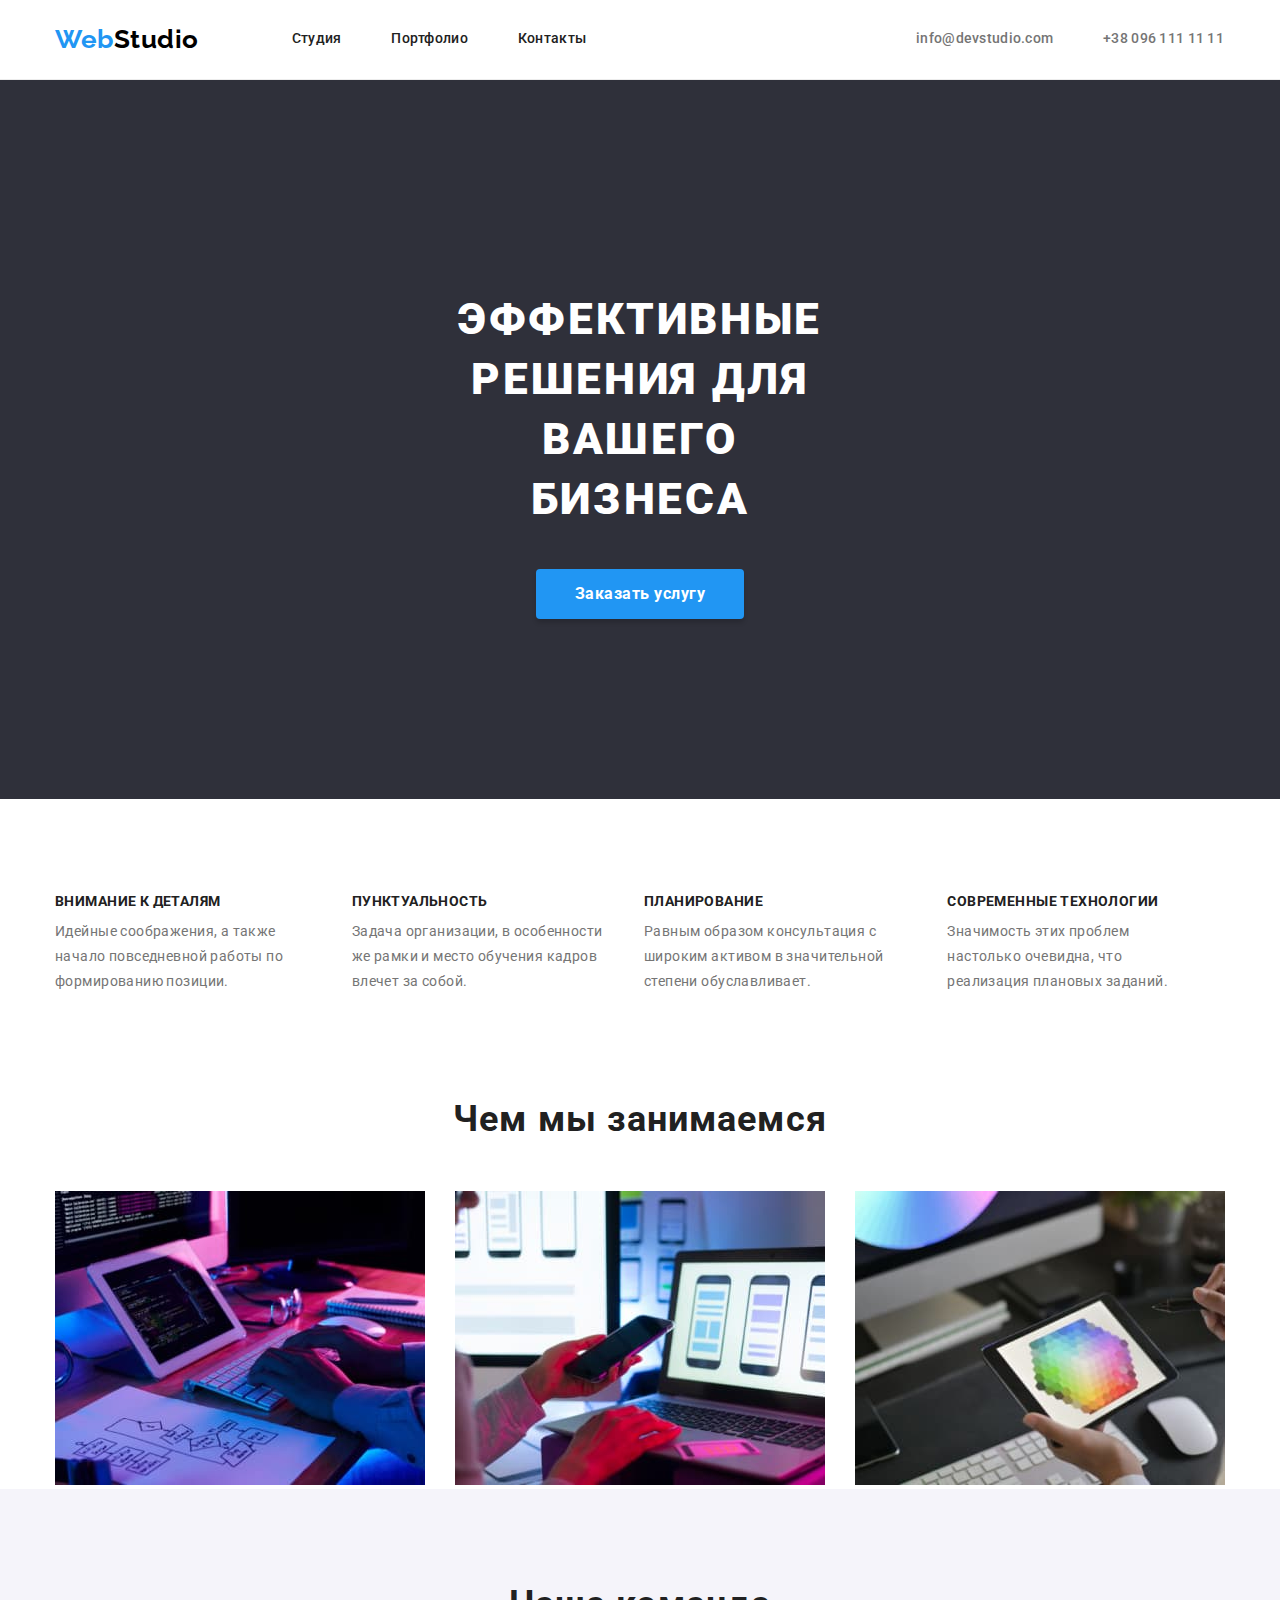
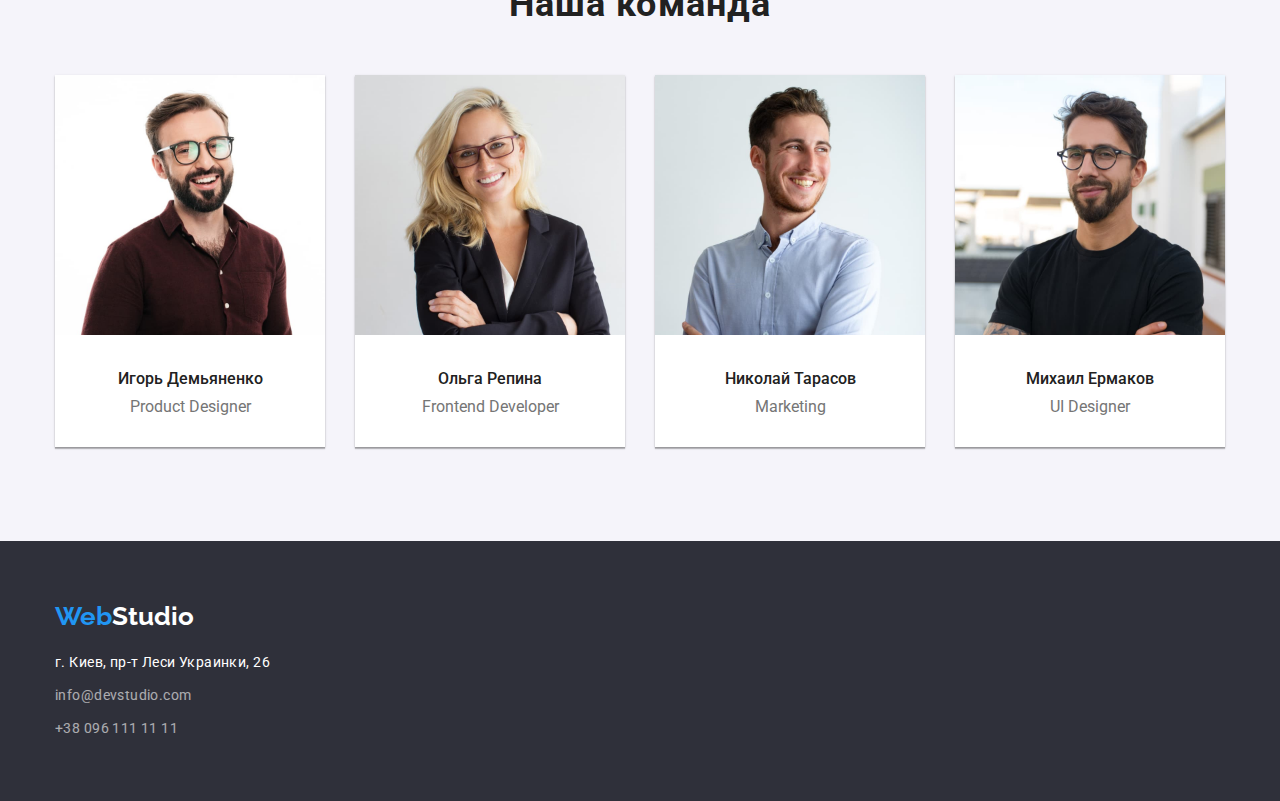
<file: index.html>
<!DOCTYPE html>
<html lang="ru">
  <head>
    <meta charset="UTF-8" />
    <meta http-equiv="X-UA-Compatible" content="IE=edge" />
    <meta name="viewport" content="width=device-width, initial-scale=1.0" />
    <link rel="stylesheet" href="styles/styles.css" />
    <link rel="preconnect" href="https://fonts.googleapis.com" />
    <link rel="preconnect" href="https://fonts.gstatic.com" crossorigin />
    <link
      href="https://fonts.googleapis.com/css2?family=Raleway:wght@700&family=Roboto:wght@400;500;700;900&display=swap"
      rel="stylesheet"
    />
    <title>Студия</title>
  </head>

  <body>
    <!--Header-->
    <header class="header">
      <nav class="menu">
        <a class="logo" href="./index.html"
          ><span class="web">Web</span>Studio</a
        >
        <ul>
          <li><a href="./index.html">Студия</a></li>
          <li><a href="./portfolio.html">Портфолио</a></li>
          <li><a href="#">Контакты</a></li>
        </ul>

        <ul>
          <li>
            <a class="mail" href="mailto:ihor.kozhemyakin@gmail.com"
              >info@devstudio.com</a
            >
          </li>
          <li><a class="tel" href="tel:+380961111111">+38 096 111 11 11</a></li>
        </ul>
      </nav>
    </header>

    <!--Banner-->
    <section class="banner">
      <h1>ЭФФЕКТИВНЫЕ РЕШЕНИЯ ДЛЯ ВАШЕГО БИЗНЕСА</h1>
      <button type="button">Заказать услугу</button>
    </section>

    <!--Main-->
    <main class="main">
      <section class="qualities">
        <h2>Наши качества</h2>
        <ul>
          <li class="quality">
            <h3>Внимание к деталям</h3>
            <p>
              Идейные соображения, а также начало повседневной работы по
              формированию позиции.
            </p>
          </li>

          <li class="quality">
            <h3>Пунктуальность</h3>
            <p>
              Задача организации, в особенности же рамки и место обучения кадров
              влечет за собой.
            </p>
          </li>
          <li class="quality">
            <h3>Планирование</h3>
            <p>
              Равным образом консультация с широким активом в значительной
              степени обуславливает.
            </p>
          </li>
          <li class="quality">
            <h3>Современные технологии</h3>
            <p>
              Значимость этих проблем настолько очевидна, что реализация
              плановых заданий.
            </p>
          </li>
        </ul>
      </section>
      <section class="about">
        <h2>Чем мы занимаемся</h2>
        <ul>
          <li><img src="./images/box1.jpg" alt="" /></li>
          <li><img src="./images/box2.jpg" alt="" /></li>
          <li><img src="./images/box3.jpg" alt="" /></li>
        </ul>
      </section>
      <section class="team">
        <h2>Наша команда</h2>
        <ul>
          <li class="block">
            <img src="./images/img1.jpg" alt="Product Designerо" width="270" />
            <h3 class="name">Игорь Демьяненко</h3>
            <p class="position" lang="en">Product Designer</p>
          </li>
          <li class="block">
            <img src="./images/img2.jpg" alt="Frontend Developer" width="270" />
            <h3 class="name">Ольга Репина</h3>
            <p class="position" lang="en">Frontend Developer</p>
          </li>
          <li class="block">
            <img src="./images/img3.jpg" alt="Marketing" width="270" />
            <h3 class="name">Николай Тарасов</h3>
            <p class="position" lang="en">Marketing</p>
          </li>
          <li class="block">
            <img src="./images/img4.jpg" alt="UI Designer" width="270" />
            <h3 class="name">Михаил Ермаков</h3>
            <p class="position" lang="en">UI Designer</p>
          </li>
        </ul>
      </section>
    </main>
    <!--Footer-->
    <footer class="footer">
      <div class="container">
        <a
          class="logo-footer"
          href="https://grynka.github.io/goit-markup-hw-01/"
          ><span class="web">Web</span>Studio</a
        >
        <address>
          <p>г. Киев, пр-т Леси Украинки, 26</p>
          <p>
            <a href="mailto:ihor.kozhemyakin@gmail.com">info@devstudio.com</a>
          </p>
          <p><a href="tel:+380961111111">+38 096 111 11 11</a></p>
        </address>
      </div>
    </footer>
  </body>
</html>
</file>
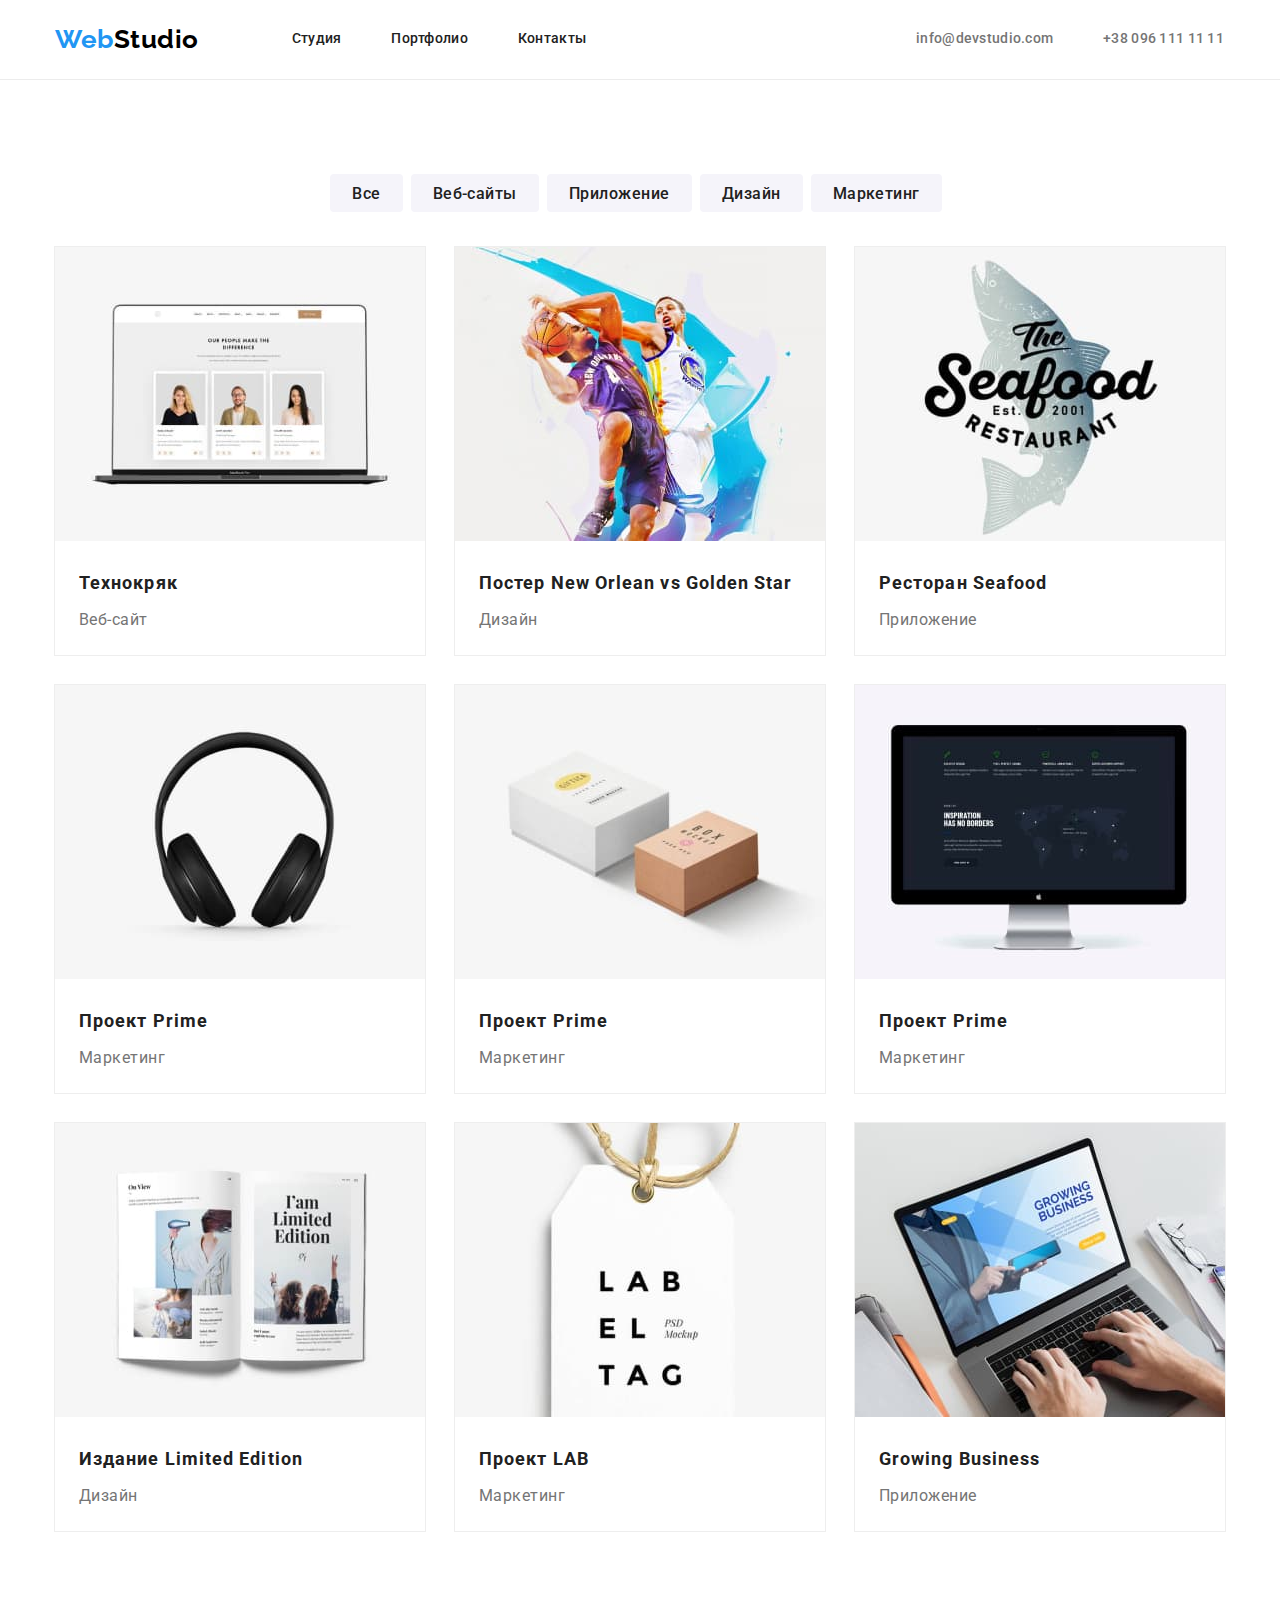
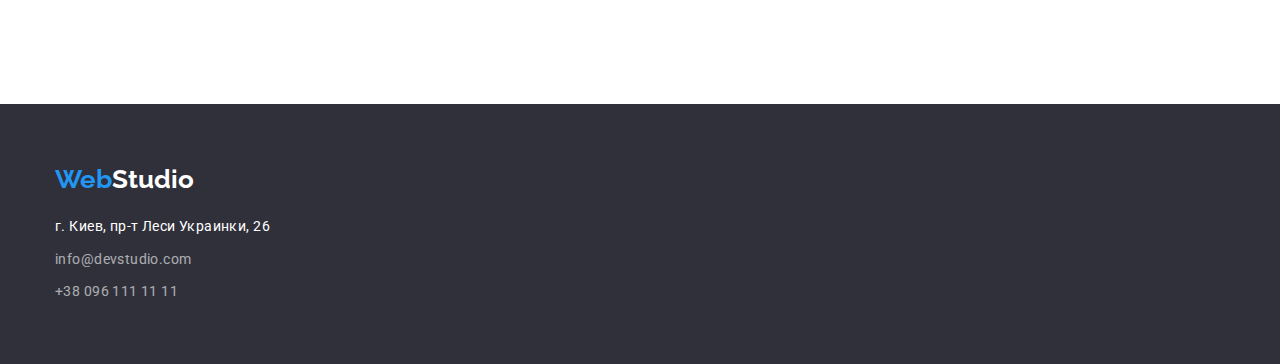
<file: portfolio.html>
<!DOCTYPE html>
<html lang="ru">

<head>
    <meta charset="UTF-8" />
    <meta http-equiv="X-UA-Compatible" content="IE=edge" />
    <meta name="viewport" content="width=device-width, initial-scale=1.0" />
    <link rel="stylesheet" href="styles/styles.css" />
    <link rel="preconnect" href="https://fonts.googleapis.com" />
    <link rel="preconnect" href="https://fonts.gstatic.com" crossorigin />
    <link
        href="https://fonts.googleapis.com/css2?family=Raleway:wght@700&family=Roboto:wght@400;500;700;900&display=swap"
        rel="stylesheet">
    <title>Студия</title>
</head>

<body>

    <!--Header-->
    <header class="header">
        <nav class="menu">
            <a class="logo" href="./index.html"><span class="web">Web</span>Studio</a>
            <ul>
                <li><a href="./index.html">Студия</a></li>
                <li><a href="./portfolio.html">Портфолио</a></li>
                <li><a href="#">Контакты</a></li>
            </ul>
        
        <ul>
            <li>
                <a class="mail" href="mailto:ihor.kozhemyakin@gmail.com">info@devstudio.com</a>
            </li>
            <li><a class="tel" href="tel:+380961111111">+38 096 111 11 11</a></li>
        </ul>
        </nav>
    </header>

   <!--Portfolio-->
    <main class="main">
        <section class="portfolio">
            <h1>Портфолио</h1>
       <ul class="filter">
            <li><button type="button">Все</button></li>
            <li><button type="button">Веб-сайты</button></li>
            <li><button type="button">Приложение</button></li>
            <li><button type="button">Дизайн</button></li>
            <li><button type="button">Маркетинг</button></li>
       </ul>
       <ul class="portfolio">
            <li class="project"><img src="./images/project1.jpg" alt="project1">
            <h2 class="title">Технокряк</h2>
            <p class="info">Веб-сайт</p>
            </li>
        <li class="project"><img src="./images/project2.jpg" alt="project2">
            <h2  class="title">Постер New Orlean vs Golden Star</h2>
            <p class="info">Дизайн</p>
        </li>
        <li class="project"><img src="./images/project3.jpg" alt="project3">
            <h2  class="title">Ресторан Seafood</h2>
            <p class="info">Приложение</p>
        </li>
        <li class="project"><img src="./images/project4.jpg" alt="project4">
            <h2 class="title">Проект Prime</h2>
            <p class="info">Маркетинг</p>
        </li>
        <li class="project"><img src="./images/project5.jpg" alt="project5">
            <h2 class="title">Проект Prime</h2>
            <p class="info">Маркетинг</p>
        </li>
        <li class="project"><img src="./images/project6.jpg" alt="project6">
            <h2 class="title">Проект Prime</h2>
            <p class="info">Маркетинг</p>
        </li>
        <li class="project"><img src="./images/project7.jpg" alt="project7">
            <h2 class="title">Издание Limited Edition</h2>
            <p class="info">Дизайн</p>
        </li>
        <li class="project"><img src="./images/project8.jpg" alt="project8">
            <h2 class="title">Проект LAB</h2>
            <p class="info">Маркетинг</p>
        </li>
        <li class="project"><img src="./images/project9.jpg" alt="project9">
            <h2 class="title">Growing Business</h2>
            <p class="info">Приложение</p>
        </li>
    </ul>
    </section>
    </main>
    
    <!--Footer-->
<footer class="footer">
    <div class="container">
        <a class="logo-footer" href="https://grynka.github.io/goit-markup-hw-01/"><span class="web">Web</span>Studio</a>
        <address>
            <p>г. Киев, пр-т Леси Украинки, 26</p>
            <p>
                <a href="mailto:ihor.kozhemyakin@gmail.com">info@devstudio.com</a>
            </p>
            <p><a href="tel:+380961111111">+38 096 111 11 11</a></p>
        </address>
    </div>
</footer>
</body>

</html>
</file>
<file: styles/styles.css>
:root {
    --brand-color: #212121;
    --brand-color-blue: #2196F3;
    --brand-color-border: #ECECEC;
    --brand-color-link: #757575;
    --brand-color-white: #FFFFFF;
    --brand-color-black: #000000;
    --brand-color-background: #2F303A;
}

body {
    font-family: 'Roboto', sans-serif;
    margin: 0 auto;
    color: var(--brand-color);
    }

h1 {
    font-size: 44px;
    font-weight: 900;
    font-family: 'Roboto', sans-serif;
    line-height: 1.3637;
    letter-spacing: 0.06em;
}

h2 {
    font-size: 36px;
    font-weight: 700;
    margin-bottom: 50px;
    margin-top: 0;
    line-height: 1.172;
    letter-spacing: 0.03em;
}

.header {
    display: flex;
    padding: 24px 0px 24.49px 0;
    border-bottom: solid 1px var(--brand-color-border);
    margin: 0 auto;
}

nav {
    width: 1170px;
    margin: 0 auto;
    display: flex;
}

.header a {
    text-decoration: none;
    font-size: 14px;
    vertical-align: sub;
    line-height: 1.172;
    font-weight: 500;
    letter-spacing: 0.02em;
}

a.logo {
    color: var(--brand-color-black);
    font-size: 26px;
    font-weight: 700;
    font-family: 'Raleway', sans-serif;
    text-decoration: none;
    line-height: 1.1738;
    margin-right: 93px;
}

a.logo:hover {
    color: #var(--brand-color-black);
}

span.web {
    color: var(--brand-color-blue);
}


nav a {
    color: var(--brand-color);
    margin-right: 50px;
    font-weight: 500;
}

ul {
    list-style: none;
    margin: 0;
    padding: 0;
    display: flex;
    }


a:hover, a:focus {
    color: var(--brand-color-blue);
}

.mail {
    margin-left: 280px;
        color: var(--brand-color-link);
}

.tel {
    margin: 0;
    color: var(--brand-color-link);
}

a {
    color: var(--brand-color-link);
}
.banner {
    background-color: var(--brand-color-background);
    padding: 180px 450px;
    text-align: center;
    color: var(--brand-color-white);
    font-size: 44px;
    font-weight: 700;
}

.banner h1 {
    margin: 29px 0;
}

.banner button {
    background-color: var(--brand-color-blue);
    color: var(--brand-color-white);
    padding: 10px 39px;
    font-weight: 700;
    line-height: 1.875;
    box-shadow: 0px 4px 4px rgb(0 0 0 / 15%);
}

.banner button:hover {
    background-color: #188CE8;
}

.qualities {
    width: 1170px;
    margin: 0 auto;
    display: flex;
    padding: 94px 0px;
}

.quality {
    text-align: left;
    font-size: 14px;
    color: var(--brand-color-link);
    padding-right: 35px;
    line-height: 1.786;
    letter-spacing: 0.03em;
}

.qualities h2 {
    display: none;
}

.quality h3 {
    color: var(--brand-color);
    text-transform: uppercase;
    font-weight: 700;
    line-height: 1.172;
    font-size: 14px;
    margin: 0;
}

.quality p {
    margin: 10px 0;
}

section.about {
    text-align: center;
    margin: 0 auto;
    width: 1200px;
}

.about img {
    margin: 0 15px;
}

.person {
    display: flex;
}

.block {
    margin: 0 15px;
    background-color: var(--brand-color-white);
    text-align: center;
}

.team {
    margin: 0 auto;
    text-align: center;
    background-color: #F5F4FA;
    padding: 94px 0;
}

.team>ul {
    width: 1200px;
    margin: 0 auto;
}

.team .block {
    box-shadow: 0px 1px 3px rgb(0 0 0 / 12%), 0px 1px 1px rgb(0 0 0 / 14%), 0px 2px 1px rgb(0 0 0 / 20%);
}

h3.name {
    margin: 30px 0 10px 0;
    font-size: 16px;
    font-weight: 500;
}

p.position {
    color: var(--brand-color-link);
    margin: 0px 0 30px 0;
    line-height: 1.172;
}

.footer {
    background-color: var(--brand-color-background);
    padding: 60px 0 51px 0;
}

.container {
    width: 1170px;
    margin: 0 auto;
}

a.logo-footer {
    color: var(--brand-color-white);
    font-size: 26px;
    font-weight: 700;
    font-family: 'Raleway', sans-serif;
    text-decoration: none;
    padding-bottom: 20px;
    line-height: 1.174;
}

address {
    display: flow-root;
    margin-top: 20px;
    color: var(--brand-color-white);
    font-style: normal;
    font-size: 14px;
    letter-spacing: 0.03em;
    line-height: 1.714;
}

address p {
    margin: 0 0 9px 0;
}

address a {
    margin-top: 9px;
    color: var(--brand-color-white);
    text-decoration: none;
    opacity: 0.6;
}

/* Portfolio */

.portfolio {
    width: 1200px;
    margin: 0 auto;
    display: flex;
    flex-wrap: wrap;
    padding-bottom: 79px;
}

ul.filter {
    justify-content: center;
    display: flex;
    margin-bottom: 20px;
    padding-top: 94px;
    width: 1200px;
}

button {
    color: var(--brand-color);
    background-color: #F5F4FA;
    border-radius: 4px;
    border: none;
    padding: 9.5px 22px;
    font-weight: 500;
    font-family: 'Roboto';
    font-size: 16px;
    cursor: pointer;
    letter-spacing: 0.03em;
}

ul.filter>li {
     margin-right: 8px;
}

button:focus-within {
    box-shadow: 0px 4px 4px rgb(0 0 0 / 25%);
}

button:hover {
    background-color: var(--brand-color-blue);
    color: var(--brand-color-white);
}

.project {
    margin: 14px;
    border: solid 1px #EEEEEE;
    
}

.portfolio h1 {
    display: none;
}

h2.title {
    margin: 20px 24px 0;
    line-height: 2;
    font-size: 18px;
    font-weight: 700;
    letter-spacing: 0.06em;
}

p.info {
    margin: 4px 24px 20px 24px;
    font-size: 16px;
    color: #757575;
    letter-spacing: 0.03em;
    line-height: 1.875;
}
</file>
